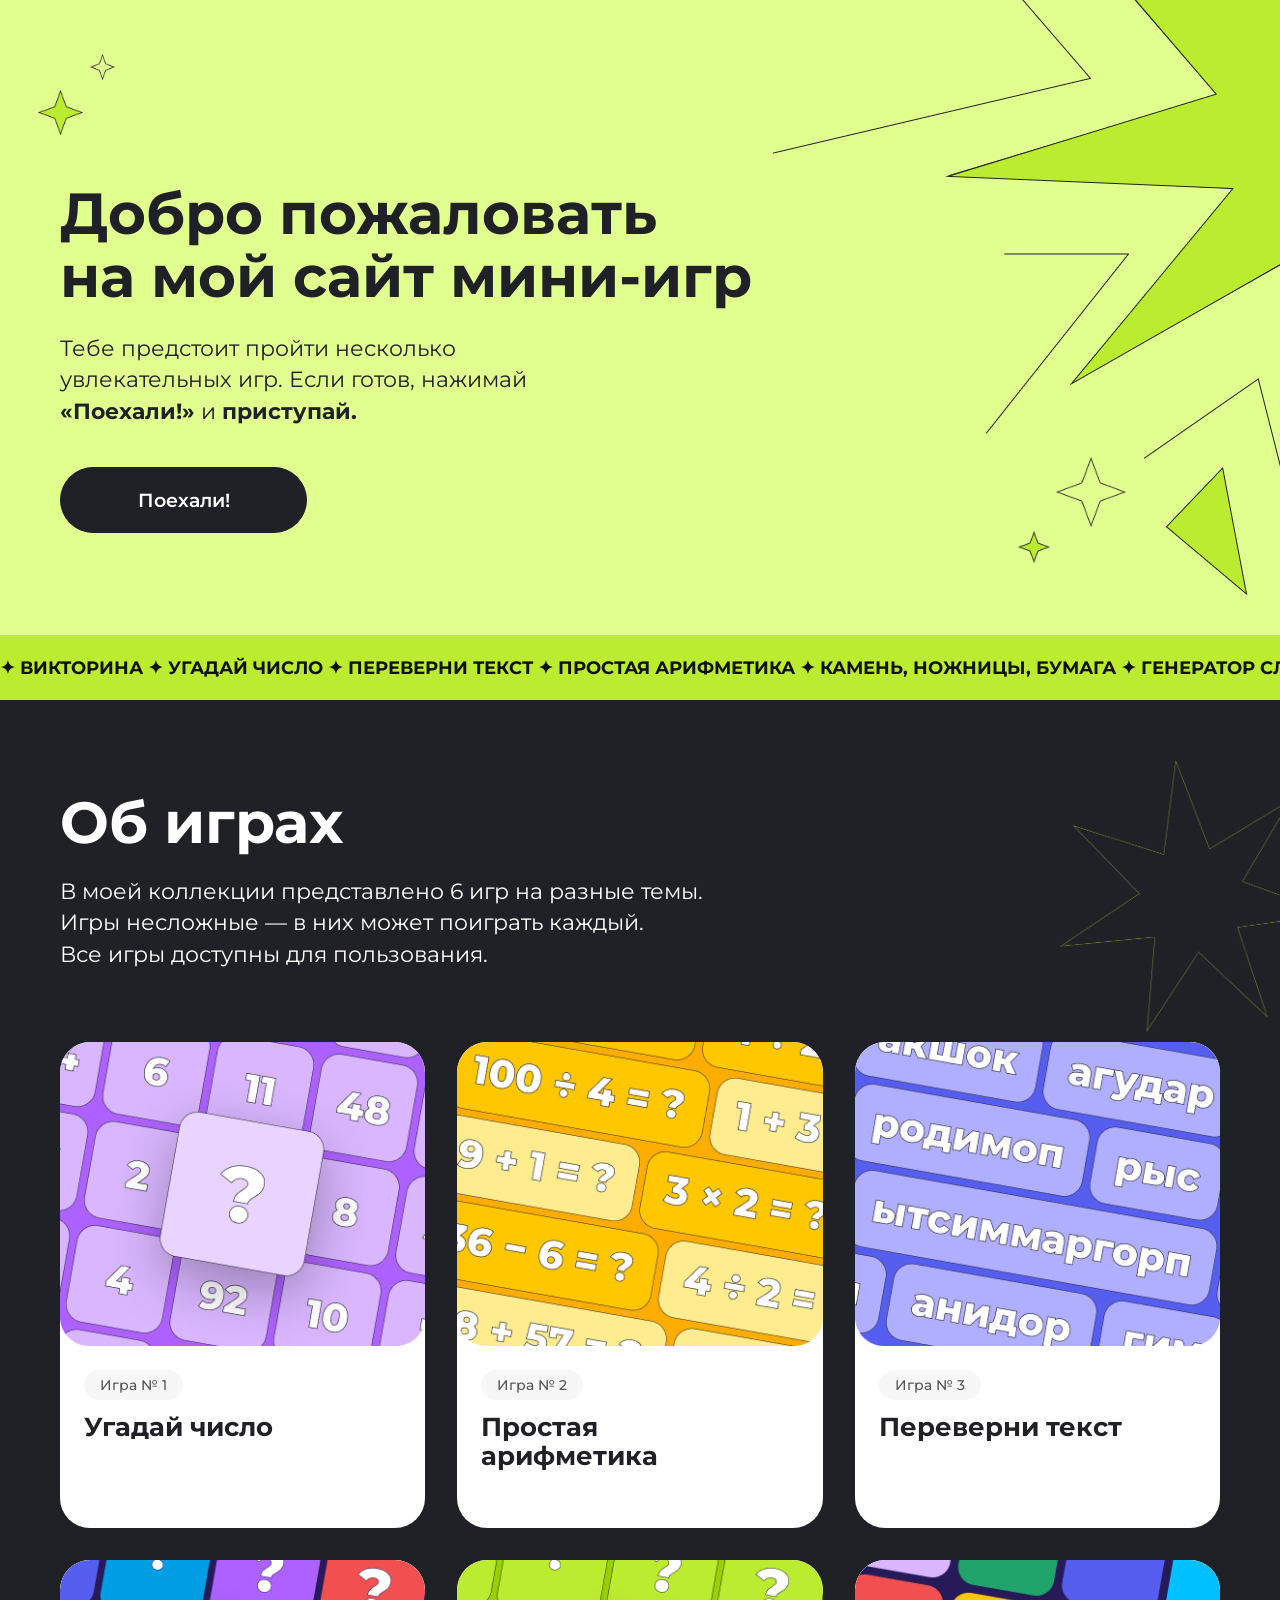
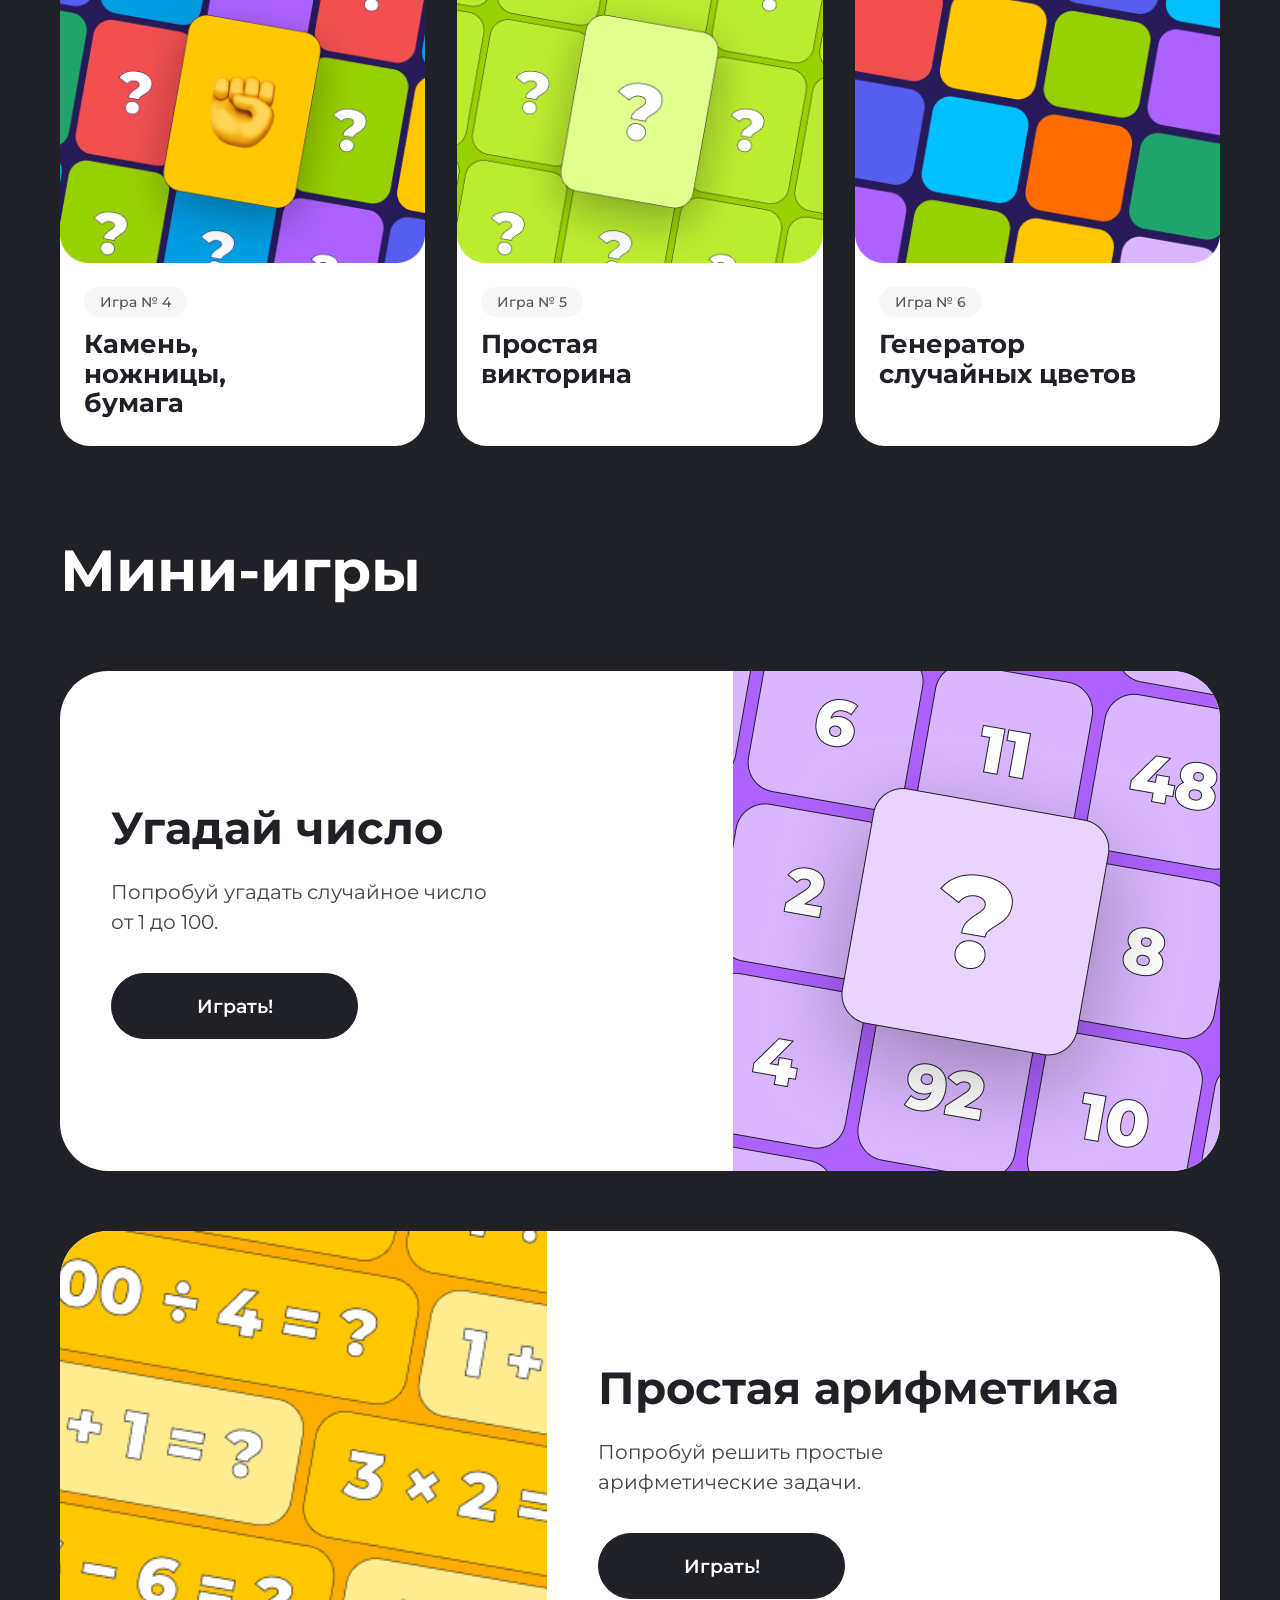
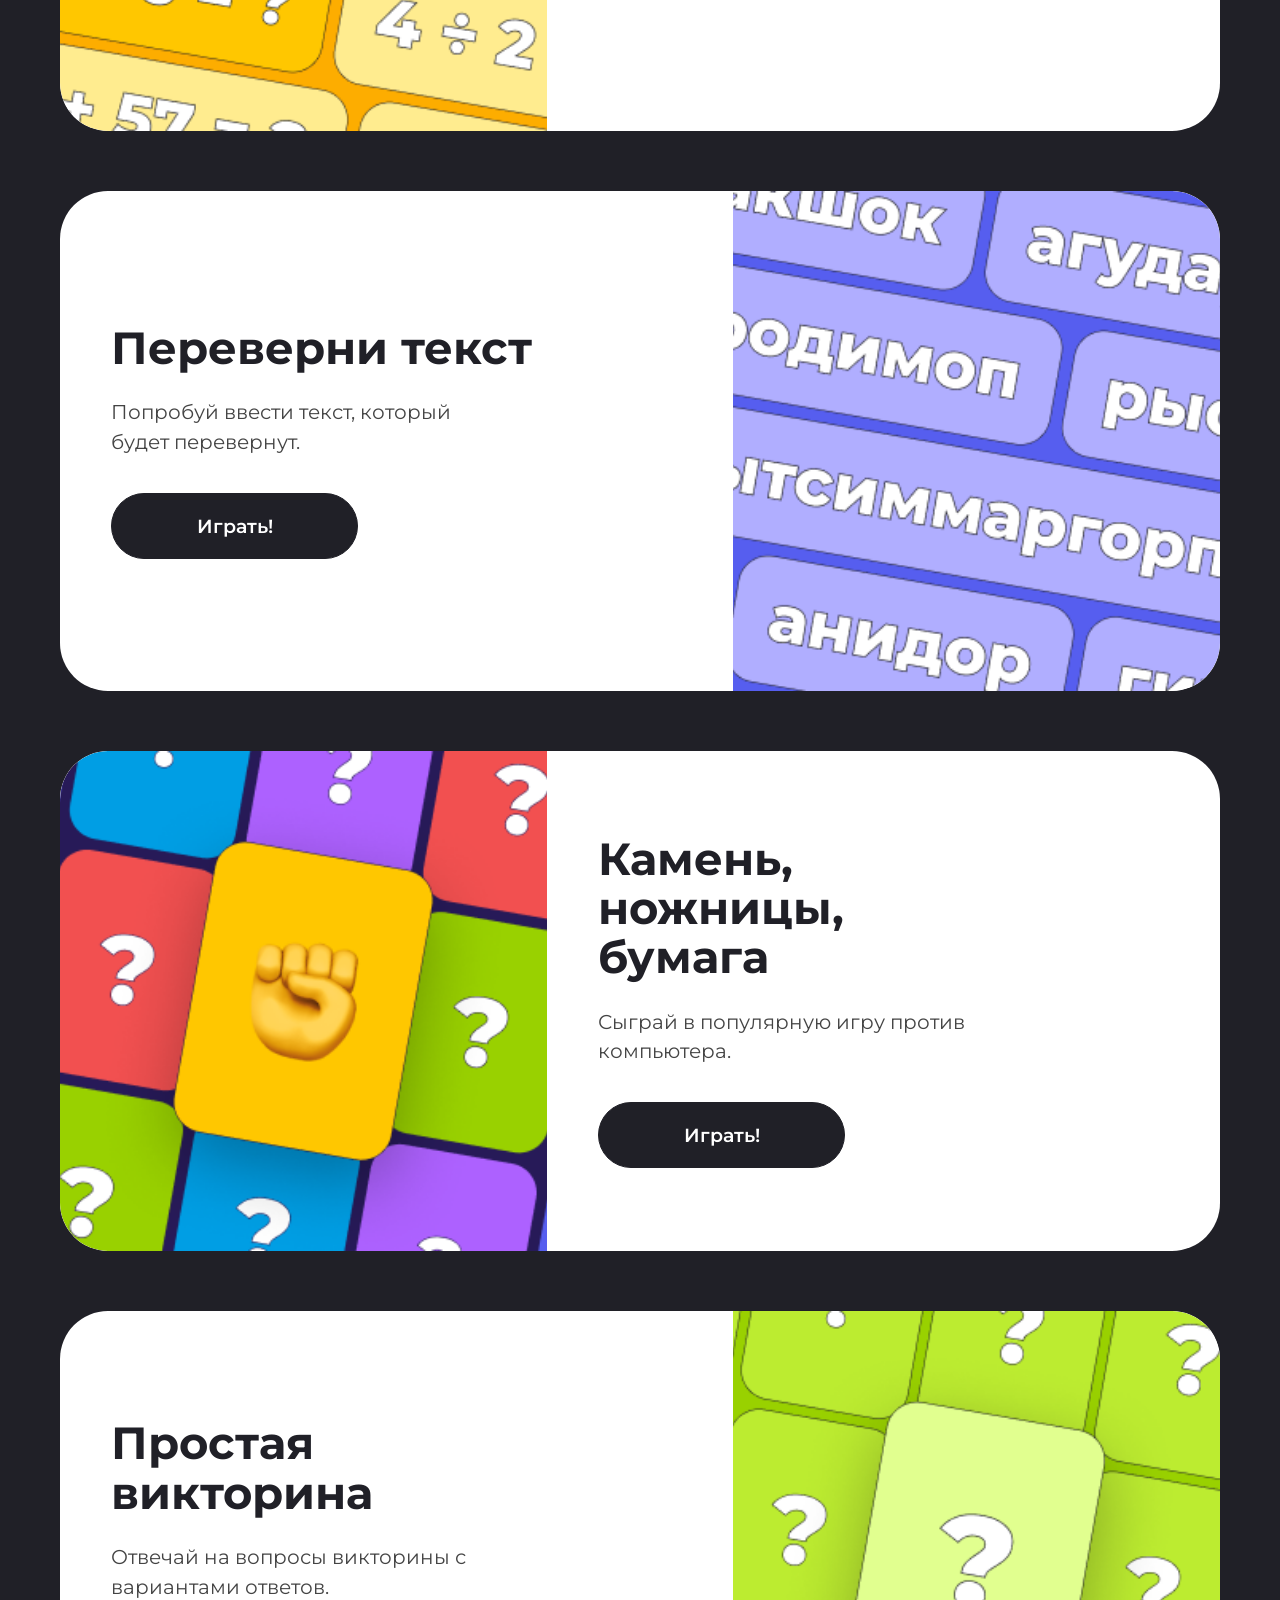
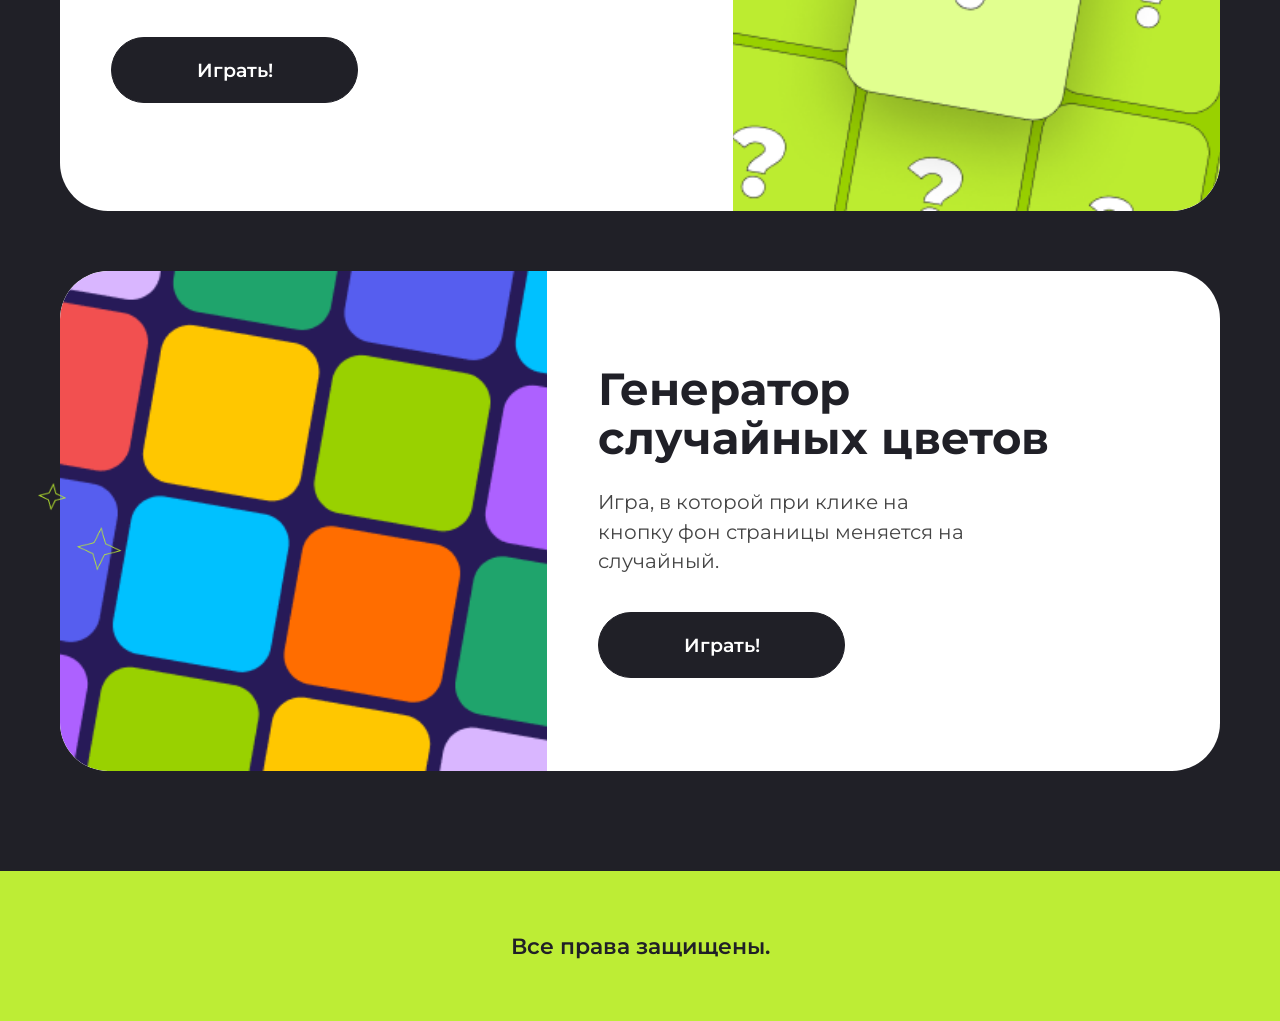
<file: index.html>
<!DOCTYPE html>
<html lang="ru">

<head>
  <meta charset="UTF-8">
  <meta name="viewport" content="width=device-width, initial-scale=1.0">
  <link rel="preconnect" href="https://fonts.googleapis.com">
  <link rel="preconnect" href="https://fonts.gstatic.com" crossorigin>
  <link href="https://fonts.googleapis.com/css2?family=Montserrat:ital,wght@0,100..900;1,100..900&display=swap"
    rel="stylesheet">
  <link rel="stylesheet" href="styles.css">
  <title>My Games</title>
</head>

<body>

  <header>
    <section class="hero">
      <div class="hero__inner">
        <h1 class="hero__title">Добро пожаловать <br> на мой сайт мини-игр</h1>
        <p class="hero__body">
          Тебе предстоит пройти несколько увлекательных игр. Если готов, нажимай <b>«Поехали!»</b> и
          <b>приступай.</b>
        </p>
        <div class="hero__footer">
          <button class="btn" id="scroll-btn">Поехали!</button>
        </div>

        <img class="deco deco--big-star" src="./images/big-star.png" alt="">
        <img class="deco deco--Vector2" src="./images/Vector2.png" alt="">
        <img class="deco deco--star2" src="./images/Star-2.png" alt="">
        <img class="deco deco--star3" src="./images/Star-3.png" alt="">
        <img class="deco deco--star4" src="./images/Star-4.png" alt="">
        <img class="deco deco--star5" src="./images/Star-5.png" alt="">
        <img class="deco deco--big-star-mob" src="./images/Vector.png" alt="">
        <img class="deco deco--star8" src="./images/Star-8.png" alt="">
        <img class="deco deco--star9" src="./images/Star-9.png" alt="">
      </div>

      <div class="ticker">
        <div class="ticker__track">
          <span>✦ ВИКТОРИНА ✦ УГАДАЙ ЧИСЛО ✦ ПЕРЕВЕРНИ ТЕКСТ ✦ ПРОСТАЯ АРИФМЕТИКА ✦ КАМЕНЬ, НОЖНИЦЫ, БУМАГА ✦ ГЕНЕРАТОР
            СЛУЧАЙНЫХ ЦВЕТОВ ✦&nbsp;&nbsp;</span>
          <span>✦ ВИКТОРИНА ✦ УГАДАЙ ЧИСЛО ✦ ПЕРЕВЕРНИ ТЕКСТ ✦ ПРОСТАЯ АРИФМЕТИКА ✦ КАМЕНЬ, НОЖНИЦЫ, БУМАГА ✦ ГЕНЕРАТОР
            СЛУЧАЙНЫХ ЦВЕТОВ ✦&nbsp;&nbsp;</span>
        </div>
      </div>
    </section>
  </header>

  <main>
    <section class="about" id="about">
      <div class="about__inner">

        <h2 class="about__title">Об играх</h2>
        <p class="about__text">
          В моей коллекции представлено 6 игр на разные темы.<br>
          Игры несложные — в них может поиграть каждый.<br>
          Все игры доступны для пользования.
        </p>

        <div class="cards-grid">
          <a href="#guess-number" class="card-link">
            <div class="card">
              <img class="card__img" src="./images/games-1.png" alt="Угадай число">
              <div class="card__info">
                <span class="card__badge">Игра № 1</span>
                <p class="card__name">Угадай число</p>
              </div>
            </div>
          </a>
          <a href="#arithmetic" class="card-link">
            <div class="card">
              <img class="card__img" src="./images/games-2.png" alt="Простая арифметика">
              <div class="card__info">
                <span class="card__badge">Игра № 2</span>
                <p class="card__name">Простая <br>арифметика</p>
              </div>
            </div>
          </a>
          <a href="#text-over" class="card-link">
            <div class="card">
              <img class="card__img" src="./images/games-3.png" alt="Переверни текст">
              <div class="card__info">
                <span class="card__badge">Игра № 3</span>
                <p class="card__name">Переверни текст</p>
              </div>
            </div>
          </a>
          <a href="#rock-paper-scissors" class="card-link">
            <div class="card">
              <img class="card__img" src="./images/games-4.png" alt="Камень ножницы бумага">
              <div class="card__info">
                <span class="card__badge">Игра № 4</span>
                <p class="card__name">Камень, <br>ножницы, <br>бумага</p>
              </div>
            </div>
          </a>
          <a href="#victorina" class="card-link">
            <div class="card">
              <img class="card__img" src="./images/games-5.png" alt="Простая викторина">
              <div class="card__info">
                <span class="card__badge">Игра № 5</span>
                <p class="card__name">Простая <br>викторина</p>
              </div>
            </div>
          </a>
          <a href="#color-generator" class="card-link">
            <div class="card">
              <img class="card__img" src="./images/games-6.png" alt="Генератор цветов">
              <div class="card__info">
                <span class="card__badge">Игра № 6</span>
                <p class="card__name">Генератор <br>случайных цветов</p>
              </div>
            </div>
          </a>
        </div>

      </div>

      <!-- Декор about -->
      <div>
        <img class="about__deco-big" src="./images/big-star-2.png" alt="">
      </div>

      <img class="about__deco-s6" src="./images/Star-6.png" alt="">
      <img class="about__deco-s7" src="./images/Star-7.png" alt="">

      <!-- Секция мини-игр -->
      <section class="mini-games" id="mini-games">
        <div class="mini-games__inner">
          <h2 class="mini-games__title">Мини-игры</h2>

          <div class="game-list">

            <div id="guess-number" class="game-item">
              <div class="game-item__text">
                <h3 class="game-item__title">Угадай число</h3>
                <p class="game-item__desc">Попробуй угадать случайное число от 1 до 100.</p>
                <button class="btn" onclick="goToGame('guess-number-game.html')">Играть!</button>
              </div>
              <div class="game-item__img">
                <img src="./images/mini-games.png" alt="Угадай число">
              </div>
            </div>

            <div id="arithmetic" class="game-item">
              <div class="game-item__text">
                <h3 class="game-item__title">Простая арифметика</h3>
                <p class="game-item__desc">Попробуй решить простые арифметические задачи.</p>
                <button class="btn" onclick="goToGame('arithmetic.html')">Играть!</button>
              </div>
              <div class="game-item__img">
                <img src="./images/mini-games-2.png" alt="Простая арифметика">
              </div>
            </div>

            <div id="text-over" class="game-item">
              <div class="game-item__text">
                <h3 class="game-item__title">Переверни текст</h3>
                <p class="game-item__desc">Попробуй ввести текст, который будет перевернут.</p>
                <button class="btn" onclick="goToGame('pereverni-text.html')">Играть!</button>
              </div>
              <div class="game-item__img">
                <img src="./images/mini-games-3.png" alt="Переверни текст">
              </div>
            </div>

            <div id="rock-paper-scissors" class="game-item">
              <div class="game-item__text">
                <h3 class="game-item__title">Камень, <br>ножницы, <br>бумага</h3>
                <p class="game-item__desc">Сыграй в популярную игру против компьютера.</p>
                <button class="btn" onclick="goToGame('rock-paper-scissors.html')">Играть!</button>
              </div>
              <div class="game-item__img">
                <img src="./images/mini-games-4.png" alt="Камень ножницы бумага">
              </div>
            </div>

            <div id="victorina" class="game-item">
              <div class="game-item__text">
                <h3 class="game-item__title">Простая <br>викторина</h3>
                <p class="game-item__desc">Отвечай на вопросы викторины с вариантами ответов.</p>
                <button class="btn" onclick="goToGame('prostaya-viktorina.html')">Играть!</button>
              </div>
              <div class="game-item__img">
                <img src="./images/mini-games-5.png" alt="Простая викторина">
              </div>
            </div>

            <div id="color-generator" class="game-item">
              <div class="game-item__text">
                <h3 class="game-item__title">Генератор <br>случайных цветов</h3>
                <p class="game-item__desc">Игра, в которой при клике на кнопку фон страницы меняется на случайный.</p>
                <button class="btn" onclick="goToGame('random-color-generator.html')">Играть!</button>
              </div>
              <div class="game-item__img">
                <img src="./images/mini-games-6.png" alt="Генератор цветов">
              </div>
            </div>

          </div>
        </div>
      </section>

    </section>
  </main>

  <footer>
    <div class="footer__inner">
      <p>Все права защищены.</p>
    </div>
  </footer>

  <script src="script.js"></script>
</body>

</html>
</file>
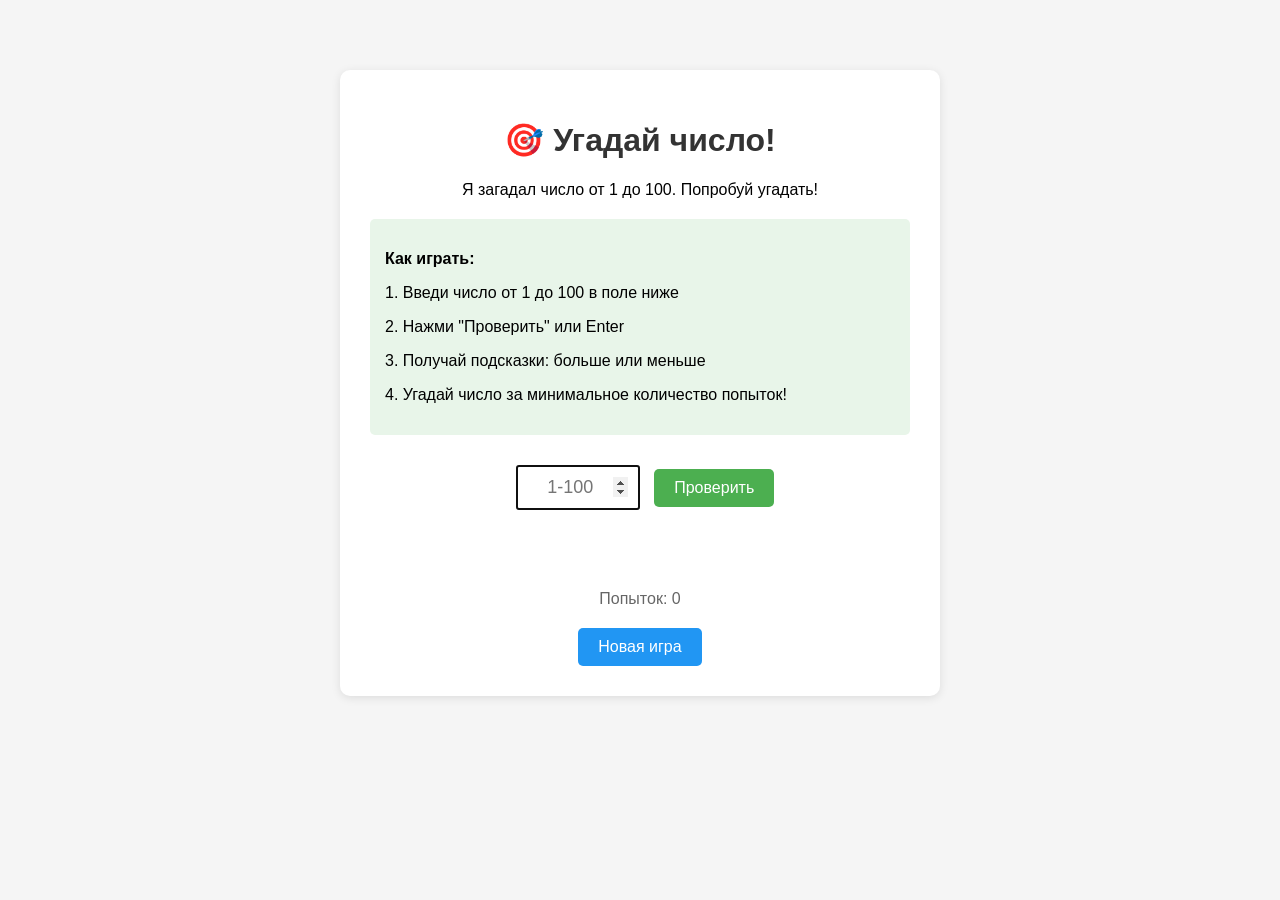
<file: guess-number-game.html>
<!DOCTYPE html>
<html lang="en">

<head>
  <meta charset="UTF-8">
  <meta name="viewport" content="width=device-width, initial-scale=1.0">
  <link rel="stylesheet" href="guess-style.css">
  <title>Угадай число!</title>
</head>

<body>
  <div class="game-container">
    <h1>🎯 Угадай число!</h1>
    <p>Я загадал число от 1 до 100. Попробуй угадать!</p>

    <div class="instructions">
      <p><strong>Как играть:</strong></p>
      <p>1. Введи число от 1 до 100 в поле ниже</p>
      <p>2. Нажми "Проверить" или Enter</p>
      <p>3. Получай подсказки: больше или меньше</p>
      <p>4. Угадай число за минимальное количество попыток!</p>
    </div>

    <div>
      <input type="number" id="guessInput" min="1" max="100" placeholder="1-100">
      <button onclick="checkGuess()">Проверить</button>
    </div>

    <div id="message"></div>
    <div id="attempts">Попыток: 0</div>
    <div id="history"></div>

    <button onclick="newGame()" style="background-color: #2196F3; margin-top: 20px;">
      Новая игра
    </button>
  </div>

  <script src="guess-number-game.js"></script>
</body>

</html>
</file>
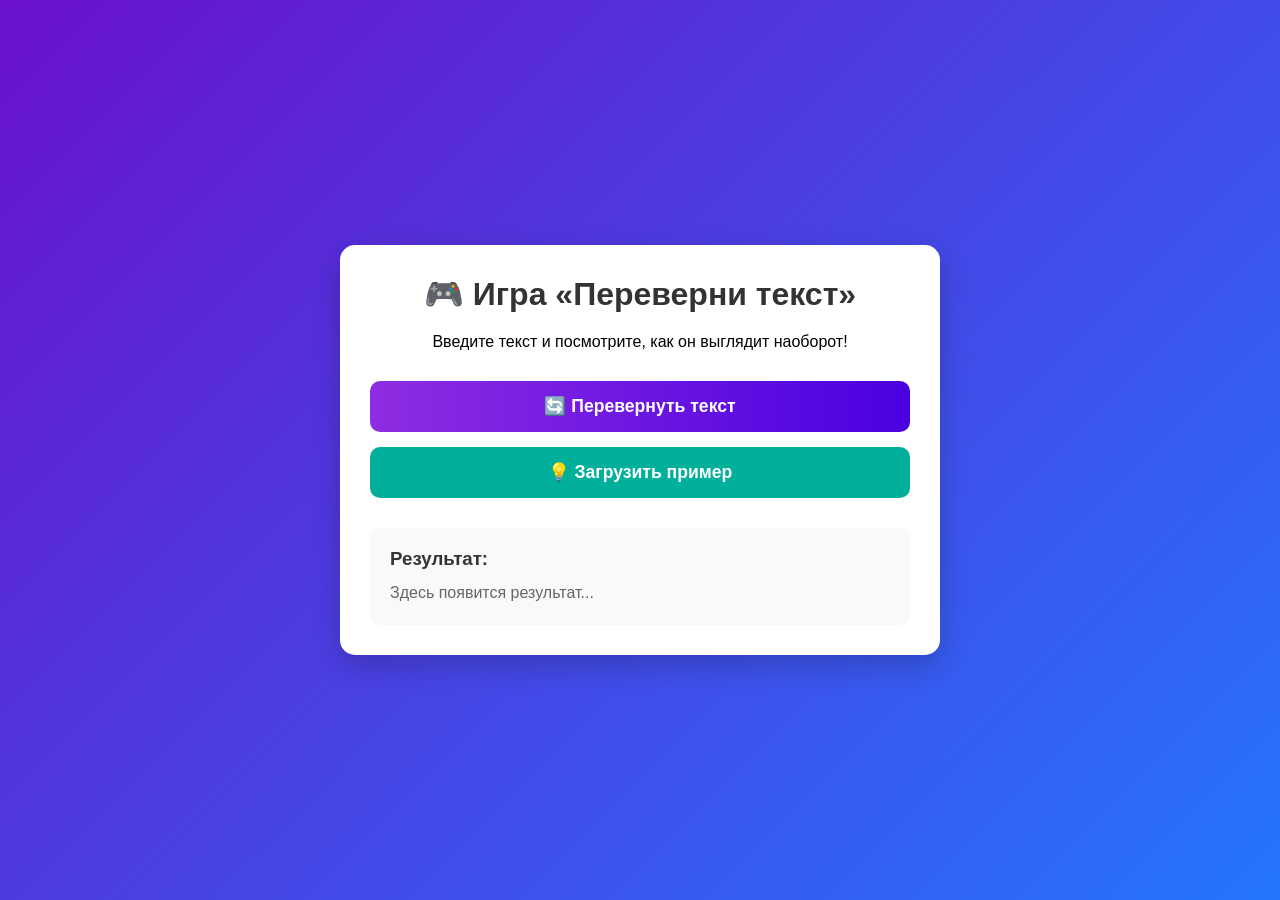
<file: pereverni-text.html>
<!DOCTYPE html>
<html lang="ru">

<head>
  <meta charset="UTF-8">
  <meta name="viewport" content="width=device-width, initial-scale=1.0">
  <title>Игра «Переверни текст»</title>
  <link rel="stylesheet" href="pereverni-text.css">
  <link rel="stylesheet" href="https://cdnjs.cloudflare.com/ajax/libs/font-awesome/6.4.0/css/all.min.css">
</head>

<body>
  <div class="container">
    <h1>🎮 Игра «Переверни текст»</h1>
    <p>Введите текст и посмотрите, как он выглядит наоборот!</p>

    <div class="buttons">
      <button id="reverse-btn" class="btn-primary">🔄 Перевернуть текст</button>
      <button id="example-btn" class="btn-info">💡 Загрузить пример</button>
    </div>

    <div id="result" class="result">
      <h3>Результат:</h3>
      <p id="result-text">Здесь появится результат...</p>
    </div>
  </div>

  <script src="pereverni-text.js"></script>
</body>

</html>
</file>
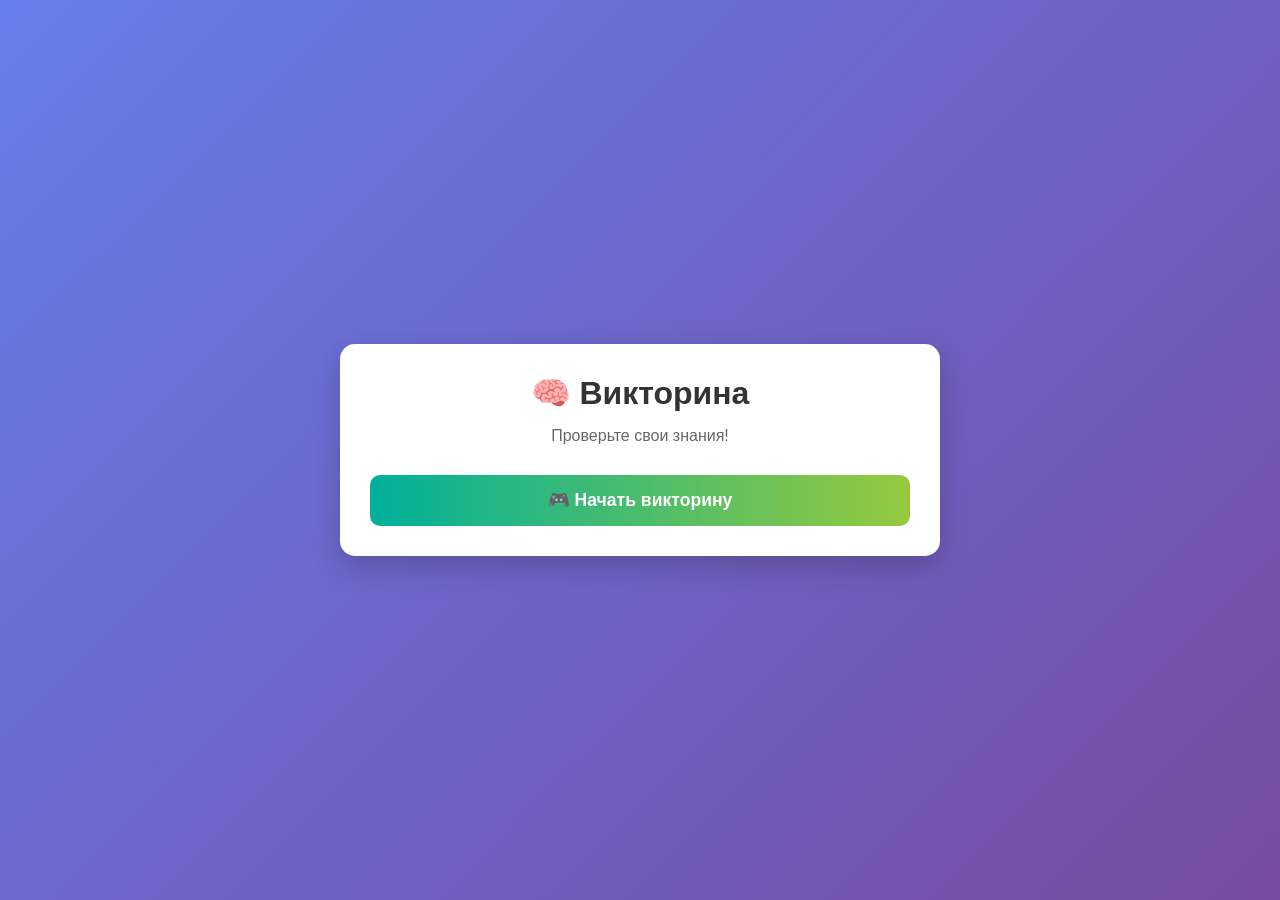
<file: prostaya-viktorina.html>
<!DOCTYPE html>
<html lang="ru">

<head>
  <meta charset="UTF-8">
  <meta name="viewport" content="width=device-width, initial-scale=1.0">
  <title>Викторина</title>
  <link rel="stylesheet" href="prostaya-viktorina.css">
  <link rel="stylesheet" href="https://cdnjs.cloudflare.com/ajax/libs/font-awesome/6.4.0/css/all.min.css">
</head>

<body>
  <div class="container">
    <h1>🧠 Викторина</h1>
    <p class="subtitle">Проверьте свои знания!</p>

    <div class="buttons">
      <button id="start-btn" class="btn-start">🎮 Начать викторину</button>
      <button id="show-result-btn" class="btn-result" style="display: none;">📊 Показать результат</button>
    </div>

    <div id="result" class="result">
      <h3>Результаты викторины:</h3>
      <div id="result-stats" class="stats"></div>
      <div id="answers-list"></div>
    </div>
  </div>


  <script src="prostaya-viktorina.js"></script>
</body>

</html>
</file>
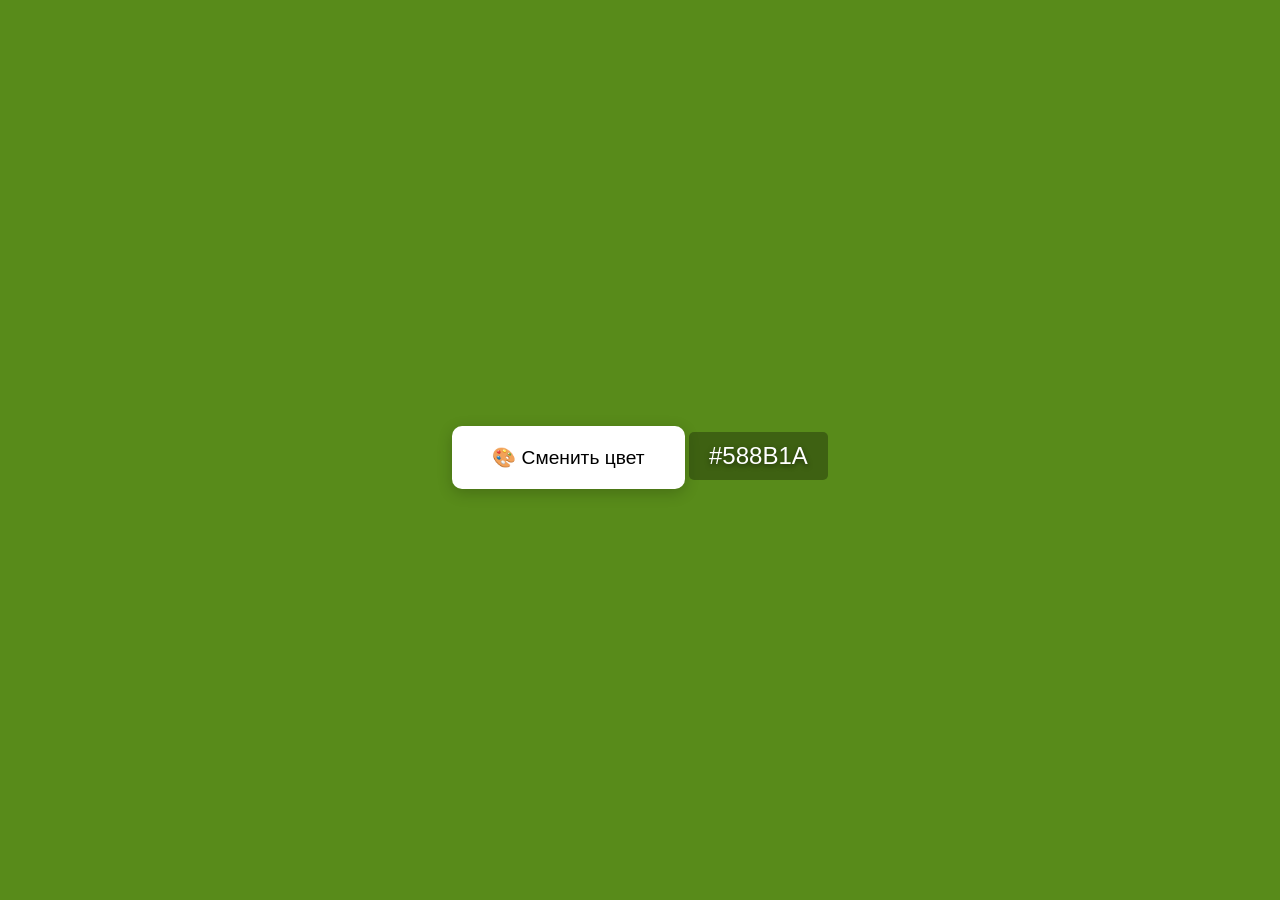
<file: random-color-generator.html>
<!DOCTYPE html>
<html lang="ru">

<head>
  <meta charset="UTF-8">
  <meta name="viewport" content="width=device-width, initial-scale=1.0">
  <title>Генератор случайных цветов</title>
  <style>
    * {
      margin: 0;
      padding: 0;
      box-sizing: border-box;
    }

    body {
      font-family: Arial, sans-serif;
      min-height: 100vh;
      display: flex;
      justify-content: center;
      align-items: center;
      transition: background-color 0.3s ease;
    }

    .container {
      text-align: center;
      padding: 20px;
    }

    .color-button {
      background-color: white;
      border: none;
      border-radius: 10px;
      padding: 20px 40px;
      font-size: 1.2rem;
      cursor: pointer;
      box-shadow: 0 4px 15px rgba(0, 0, 0, 0.2);
      transition: transform 0.2s, box-shadow 0.2s;
    }

    .color-button:hover {
      transform: translateY(-2px);
      box-shadow: 0 6px 20px rgba(0, 0, 0, 0.3);
    }

    .color-button:active {
      transform: translateY(0);
    }

    .color-code {
      margin-top: 20px;
      font-size: 1.5rem;
      color: white;
      text-shadow: 0 2px 5px rgba(0, 0, 0, 0.5);
      padding: 10px 20px;
      border-radius: 5px;
      background-color: rgba(0, 0, 0, 0.3);
      display: inline-block;
    }
  </style>
</head>

<body>
  <div class="container">
    <button class="color-button" id="colorButton">
      🎨 Сменить цвет
    </button>
    <div class="color-code" id="colorCode">
      #FFFFFF
    </div>
  </div>

  <script>
    // Находим элементы на странице
    const button = document.getElementById('colorButton');
    const colorDisplay = document.getElementById('colorCode');

    // Функция для генерации случайного цвета в HEX формате
    function getRandomColor() {
      const letters = '0123456789ABCDEF';
      let color = '#';
      for (let i = 0; i < 6; i++) {
        color += letters[Math.floor(Math.random() * 16)];
      }
      return color;
    }

    // Альтернативная функция с использованием RGB
    function getRandomRGBColor() {
      const r = Math.floor(Math.random() * 256);
      const g = Math.floor(Math.random() * 256);
      const b = Math.floor(Math.random() * 256);
      return `rgb(${r}, ${g}, ${b})`;
    }

    // Функция для изменения цвета фона
    function changeColor() {
      // Используем HEX формат
      const newColor = getRandomColor();

      // Альтернативно можно использовать RGB:
      // const newColor = getRandomRGBColor();

      // Меняем цвет фона
      document.body.style.backgroundColor = newColor;

      // Обновляем отображение кода цвета
      colorDisplay.textContent = newColor;
    }

    // Добавляем обработчик события на кнопку
    button.addEventListener('click', changeColor);

    // Устанавливаем начальный цвет
    changeColor();
  </script>
</body>

</html>
</file>
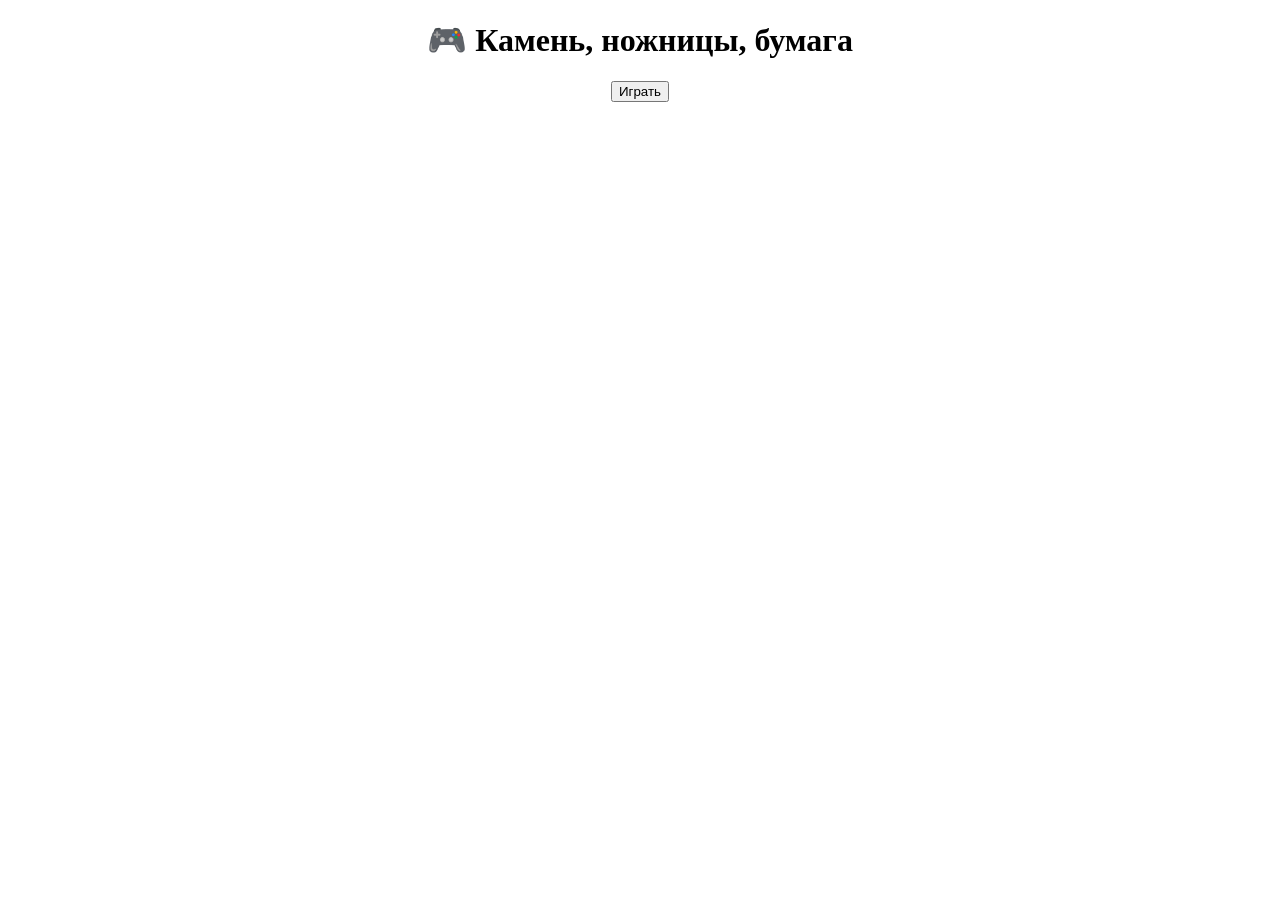
<file: rock-paper-scissors.html>
<!DOCTYPE html>
<html lang="ru">

<head>
  <meta charset="UTF-8">
  <title>Камень, ножницы, бумага</title>
  <link rel="stylesheet" href="rock-paper-scissors.css">
</head>

<body>
  <h1>🎮 Камень, ножницы, бумага</h1>
  <div class="btn">
    <button onclick="playGame()">Играть</button>
  </div>

  <div id="result" class="result" style="margin-top: 20px; font-size: 18px;"></div>

  <script src="rock-paper-scissors.js"></script>
</body>

</html>
</file>
<file: styles.css>
/* ════════════════════════════════════════
   RESET & BASE
════════════════════════════════════════ */
*,
*::before,
*::after {
  margin: 0;
  padding: 0;
  box-sizing: border-box;
}

html {
  scroll-behavior: smooth;
}

body {
  font-family: "Montserrat", sans-serif;
  overflow-x: hidden;
  background: #202027;
}

/* ════════════════════════════════════════
   HERO
════════════════════════════════════════ */
.hero {
  background: #e1ff8f;
  position: relative;
  overflow: hidden;
  display: flex;
  flex-direction: column;
  min-height: 700px;
}

.hero__inner {
  flex: 1;
  max-width: 1280px;
  width: 100%;
  margin: 0 auto;
  padding: 160px 120px 80px;
  position: relative;
  z-index: 2;
  display: flex;
  flex-direction: column;
  justify-content: center;
}

.hero__title {
  font-weight: 700;
  font-size: clamp(36px, 4.5vw, 64px);
  line-height: 1.1;
  color: #202027;
  margin-bottom: 24px;
}

.hero__body {
  font-size: clamp(16px, 1.7vw, 24px);
  line-height: 1.45;
  color: #202027;
  max-width: 560px;
  margin-bottom: 40px;
}

.hero__footer {
  /* обёртка кнопки */
}

/* Декоративные элементы — абсолютное позиционирование через CSS */
.deco {
  position: absolute;
  pointer-events: none;
  z-index: 0;
}

.deco--big-star {
  right: -80px;
  top: 0;
  width: clamp(260px, 47vw, 587px);
  height: auto;
}

.deco--Vector2 {
  right: -474px;
  top: -265px;
  height: auto;
}

.deco--star2 {
  left: clamp(20px, 3vw, 60px);
  top: clamp(70px, 10vh, 120px);
  width: clamp(28px, 3.5vw, 57px);
}

.deco--star3 {
  left: clamp(60px, 7vw, 110px);
  top: clamp(40px, 6vh, 76px);
  width: clamp(16px, 2vw, 35px);
}

.deco--star4 {
  right: clamp(80px, 12vw, 230px);
  bottom: clamp(70px, 12vh, 140px);
  width: clamp(40px, 5.5vw, 83px);
}

.deco--star5 {
  right: clamp(130px, 18vw, 310px);
  bottom: clamp(50px, 8vh, 110px);
  width: clamp(20px, 2.5vw, 37px);
}

/* Мобильные звёзды — скрыты по умолчанию */
.deco--big-star-mob,
.deco--star8,
.deco--star9 {
  display: none;
}

/* ════════════════════════════════════════
   TICKER (бегущая строка)
════════════════════════════════════════ */
.ticker {
  background: #bcec30;
  overflow: hidden;
  white-space: nowrap;
  z-index: 4;
}

.ticker__track {
  display: inline-block;
  animation: ticker-anim 45s linear infinite;
  padding: 22px 0;
}

.ticker__track span {
  font-weight: 700;
  font-size: clamp(14px, 1.4vw, 20px);
  color: #111;
}

@keyframes ticker-anim {
  from {
    transform: translateX(0);
  }
  to {
    transform: translateX(-50%);
  }
}

/* ════════════════════════════════════════
   BTN
════════════════════════════════════════ */
.btn {
  display: inline-flex;
  align-items: center;
  justify-content: center;
  width: 247px;
  height: 66px;
  border-radius: 60px;
  border: 1px solid #202027;
  font-family: "Montserrat", sans-serif;
  font-weight: 600;
  font-size: clamp(16px, 1.5vw, 24px);
  color: #fff;
  background: #202027;
  cursor: pointer;
  transition:
    background 0.2s ease,
    color 0.2s ease;
}

.btn:hover {
  color: #202027;
  background: #fff;
}

/* ════════════════════════════════════════
   ABOUT — секция с карточками
════════════════════════════════════════ */
.about {
  background: #202027;
  position: relative;
  overflow: hidden;
}

.about__inner {
  max-width: 1280px;
  margin: 0 auto;
  padding: 94px 120px 0;
}

.about__title {
  color: #fff;
  font-weight: 700;
  font-size: clamp(36px, 4.5vw, 64px);
  line-height: 1;
  margin-bottom: 24px;
}

.about__text {
  color: #fff;
  font-size: clamp(16px, 1.7vw, 24px);
  line-height: 1.45;
  margin-bottom: 72px;
}

/* Карточки — grid 3 колонки */
.cards-grid {
  display: grid;
  grid-template-columns: repeat(3, 1fr); /* 3 колонки одинаковой ширины */
  grid-auto-rows: 1fr; /* все строки одинаковой высоты */
  gap: 32px;
}

.card {
  height: 100%;
  display: flex;
  flex-direction: column;
}

.card__img {
  width: 100%;
  height: 220px;
  object-fit: cover;
}

.card__info {
  flex: 1;
}

.card-link {
  text-decoration: none;
  color: #111;
  display: block;
}

.card {
  background: #fff;
  border-radius: 30px;
  overflow: hidden;
  transition:
    transform 0.3s ease,
    box-shadow 0.3s ease;
}

.card:hover {
  transform: scale(1.04);
  box-shadow: 0 12px 36px rgba(0, 0, 0, 0.22);
}

.card__img {
  width: 100%;
  height: auto;
  display: block;
  border-radius: 30px 30px 0 0;
}

.card__info {
  padding: 24px 24px 28px;
}

.card__badge {
  display: inline-block;
  background: #f7f7f7;
  border-radius: 52px;
  font-size: 14px;
  font-weight: 500;
  padding: 6px 16px;
  margin-bottom: 12px;
  color: #555;
}

.card__name {
  font-weight: 700;
  font-size: clamp(18px, 2vw, 28px);
  line-height: 1.15;
  color: #202027;
}

/* Декор секции about */
.about__deco-big {
  position: absolute;
  right: 0;
  top: 60px;
  width: clamp(180px, 28vw, 414px);
  pointer-events: none;
  z-index: 0;
  opacity: 0.85;
}

.about__deco-s6 {
  position: absolute;
  left: clamp(10px, 3vw, 60px);
  bottom: clamp(200px, 20%, 360px);
  width: clamp(18px, 2.2vw, 32px);
  pointer-events: none;
}

.about__deco-s7 {
  position: absolute;
  left: clamp(40px, 6vw, 100px);
  bottom: clamp(160px, 16%, 300px);
  width: clamp(28px, 3.5vw, 54px);
  pointer-events: none;
}

/* ════════════════════════════════════════
   MINI-GAMES — секция со списком игр
════════════════════════════════════════ */
.mini-games {
  background: #202027;
  padding: 96px 0 100px;
}

.mini-games__inner {
  max-width: 1280px;
  margin: 0 auto;
  padding: 0 120px;
}

.mini-games__title {
  color: #fff;
  font-weight: 700;
  font-size: clamp(36px, 4.5vw, 64px);
  line-height: 1;
  margin-bottom: 72px;
}

/* Список игровых карточек */
.game-list {
  display: flex;
  flex-direction: column;
  gap: 60px;
}

.game-item {
  background: #fff;
  border-radius: 48px;
  display: flex;
  align-items: stretch;
  overflow: hidden;
  min-height: 500px;
}

/* Чётные — картинка слева */
.game-item:nth-child(even) {
  flex-direction: row-reverse;
}

.game-item__text {
  flex: 1;
  padding: clamp(32px, 4vw, 52px) clamp(32px, 4vw, 52px);
  display: flex;
  flex-direction: column;
  justify-content: center;
}

.game-item__title {
  font-weight: 700;
  font-size: clamp(28px, 3.5vw, 48px);
  line-height: 1.1;
  color: #202027;
  margin-bottom: 24px;
}

.game-item__desc {
  font-size: clamp(14px, 1.6vw, 24px);
  line-height: 1.45;
  color: #444;
  margin-bottom: 36px;
  max-width: 380px;
}

.game-item__img {
  width: clamp(220px, 42%, 600px);
  flex-shrink: 0;
  overflow: hidden;
}

.game-item__img img {
  width: 100%;
  height: 100%;
  object-fit: cover;
  display: block;
  border-radius: 0 48px 48px 0;
}

.game-item:nth-child(even) .game-item__img img {
  border-radius: 48px 0 0 48px;
}

/* ════════════════════════════════════════
   FOOTER
════════════════════════════════════════ */
footer {
  background: #bded35;
}

.footer__inner {
  height: 150px;
  display: flex;
  align-items: center;
  justify-content: center;
  font-weight: 600;
  font-size: clamp(16px, 1.7vw, 24px);
  color: #202027;
}

/* ════════════════════════════════════════
   RESPONSIVE — 1280px
════════════════════════════════════════ */
@media (max-width: 1280px) {
  .hero__inner,
  .about__inner,
  .mini-games__inner {
    padding-left: 60px;
    padding-right: 60px;
  }

  /* .deco--big-star {
    width: 340px;
  } */
  .about__deco-big {
    width: 220px;
    opacity: 0.6;
  }
}

/* ════════════════════════════════════════
   RESPONSIVE — 1024px
════════════════════════════════════════ */
@media (max-width: 1024px) {
  .hero__inner,
  .about__inner,
  .mini-games__inner {
    padding-left: 40px;
    padding-right: 40px;
  }

  .deco--Vector2 {
    display: none;
  }

  .deco--big-star {
    right: 0;
    top: 0;
  }
  .about__deco-big {
    display: none;
  }

  .cards-grid {
    grid-template-columns: repeat(2, 1fr);
  }

  .game-item {
    min-height: 360px;
  }

  .game-item__title {
    font-size: 30px;
  }
  .game-item__desc {
    font-size: 18px;
  }

  .game-item__img {
    width: 38%;
  }
}

/* ════════════════════════════════════════
   RESPONSIVE — 768px (планшет)
════════════════════════════════════════ */
@media (max-width: 768px) {
  /* Hero */
  .hero {
    min-height: 600px;
  }

  .hero__inner {
    padding: 80px 24px 60px;
    text-align: center;
    align-items: center;
  }

  .hero__title,
  .hero__body {
    max-width: 100%;
    text-align: center;
  }

  /* Скрыть большую звезду, показать мобильную */
  .deco--big-star {
    display: none;
  }
  .deco--star4,
  .deco--star5 {
    display: none;
  }

  .deco--big-star-mob {
    display: block;
    right: -20px;
    top: 0;
    width: 200px;
  }

  .deco--star8 {
    display: block;
    right: 190px;
    top: 50px;
    width: 18px;
  }

  .deco--star9 {
    display: block;
    right: 160px;
    top: 80px;
    width: 36px;
  }

  /* About */
  .about__inner {
    padding: 60px 24px 0;
  }

  .about__title,
  .about__text {
    text-align: center;
  }

  .cards-grid {
    grid-template-columns: repeat(2, 1fr);
    gap: 16px;
    padding-bottom: 60px;
  }

  /* Mini-games */
  .mini-games {
    padding: 60px 0 80px;
  }
  .mini-games__inner {
    padding: 0 24px;
  }
  .mini-games__title {
    text-align: center;
    margin-bottom: 48px;
  }

  .game-list {
    gap: 32px;
  }

  /* Карточки игр — вертикально */
  .game-item,
  .game-item:nth-child(even) {
    flex-direction: column-reverse !important;
    min-height: unset;
    border-radius: 28px;
  }

  .game-item__img {
    width: 100%;
  }

  .game-item__img img,
  .game-item:nth-child(even) .game-item__img img {
    border-radius: 0;
    height: 260px;
  }

  .game-item__text {
    padding: 28px 24px;
  }

  .game-item__desc {
    max-width: 100%;
  }
}

/* ════════════════════════════════════════
   RESPONSIVE — 480px (мобильный)
════════════════════════════════════════ */
@media (max-width: 480px) {
  .hero {
    min-height: 560px;
  }
  .hero__inner {
    padding: 60px 20px 40px;
  }

  .about__inner {
    padding: 48px 16px 0;
    display: none;
  }

  .cards-grid {
    grid-template-columns: repeat(2, 1fr);
    gap: 12px;
    padding-bottom: 48px;
  }

  .card__info {
    padding: 14px 14px 18px;
  }
  .card__badge {
    font-size: 11px;
    padding: 4px 10px;
    margin-bottom: 8px;
  }
  .card__name {
    font-size: 15px;
  }

  .mini-games {
    padding: 48px 0 64px;
  }
  .mini-games__inner {
    padding: 0 16px;
  }
  .mini-games__title {
    font-size: 36px;
    margin-bottom: 36px;
  }

  .game-list {
    gap: 24px;
  }

  .game-item__img img,
  .game-item:nth-child(even) .game-item__img img {
    height: 220px;
  }

  .game-item__text {
    padding: 22px 18px;
  }

  .btn {
    width: 220px;
    height: 54px;
    font-size: 16px;
  }
}

/* ════════════════════════════════════════
   RESPONSIVE — 375px
════════════════════════════════════════ */
@media (max-width: 375px) {
  .cards-grid {
    grid-template-columns: 1fr;
  }

  .game-item__img img,
  .game-item:nth-child(even) .game-item__img img {
    height: 200px;
  }
}
</file>
<file: guess-style.css>
body {
  font-family: Arial, sans-serif;
  max-width: 600px;
  margin: 50px auto;
  padding: 20px;
  text-align: center;
  background-color: #f5f5f5;
}
.game-container {
  background: white;
  padding: 30px;
  border-radius: 10px;
  box-shadow: 0 2px 10px rgba(0, 0, 0, 0.1);
}
h1 {
  color: #333;
}
input {
  padding: 10px;
  font-size: 18px;
  width: 100px;
  margin: 10px;
  text-align: center;
}
button {
  padding: 10px 20px;
  font-size: 16px;
  background-color: #4caf50;
  color: white;
  border: none;
  border-radius: 5px;
  cursor: pointer;
}
button:hover {
  background-color: #45a049;
}
#message {
  margin: 20px 0;
  font-size: 18px;
  min-height: 30px;
  color: #333;
}
#attempts {
  color: #666;
  margin-top: 20px;
}
.hint {
  color: #ff9800;
  font-weight: bold;
}
.success {
  color: #4caf50;
  font-weight: bold;
}
.instructions {
  background: #e8f5e9;
  padding: 15px;
  border-radius: 5px;
  margin: 20px 0;
  text-align: left;
}
</file>
<file: pereverni-text.css>
* {
    margin: 0;
    padding: 0;
    box-sizing: border-box;
    font-family: "Segoe UI", Tahoma, Geneva, Verdana, sans-serif;
}

body {
    background: linear-gradient(135deg, #6a11cb 0%, #2575fc 100%);
    min-height: 100vh;
    display: flex;
    justify-content: center;
    align-items: center;
    padding: 20px;
}

.container {
    background: white;
    border-radius: 15px;
    padding: 30px;
    box-shadow: 0 10px 30px rgba(0, 0, 0, 0.2);
    text-align: center;
    max-width: 600px;
    width: 100%;
}

h1 {
    color: #333;
    margin-bottom: 20px;
    font-size: 2rem;
}

.buttons {
    display: flex;
    flex-direction: column;
    gap: 15px;
    margin-top: 30px;
}

button {
    padding: 15px 25px;
    border: none;
    border-radius: 10px;
    font-size: 1.1rem;
    font-weight: 600;
    cursor: pointer;
    transition: all 0.3s;
}

.btn-primary {
    background: linear-gradient(to right, #8e2de2, #4a00e0);
    color: white;
}

.btn-secondary {
    background: #f5f5f5;
    color: #333;
}

.btn-info {
    background: #00b09b;
    color: white;
}

button:hover {
    transform: translateY(-3px);
    box-shadow: 0 5px 15px rgba(0, 0, 0, 0.2);
}

.result {
    margin-top: 30px;
    padding: 20px;
    background: #f8f9fa;
    border-radius: 10px;
    text-align: left;
}

.result h3 {
    color: #333;
    margin-bottom: 10px;
}

.result p {
    color: #666;
    line-height: 1.6;
    word-break: break-all;
}
</file>
<file: prostaya-viktorina.css>
* {
    margin: 0;
    padding: 0;
    box-sizing: border-box;
    font-family: "Segoe UI", Tahoma, Geneva, Verdana, sans-serif;
}

body {
    background: linear-gradient(135deg, #667eea 0%, #764ba2 100%);
    min-height: 100vh;
    display: flex;
    justify-content: center;
    align-items: center;
    padding: 20px;
}

.container {
    background: white;
    border-radius: 15px;
    padding: 30px;
    box-shadow: 0 10px 30px rgba(0, 0, 0, 0.2);
    text-align: center;
    max-width: 600px;
    width: 100%;
}

h1 {
    color: #333;
    margin-bottom: 15px;
    font-size: 2rem;
}

.subtitle {
    color: #666;
    margin-bottom: 30px;
}

.buttons {
    display: flex;
    flex-direction: column;
    gap: 15px;
    margin-top: 20px;
}

button {
    padding: 15px 25px;
    border: none;
    border-radius: 10px;
    font-size: 1.1rem;
    font-weight: 600;
    cursor: pointer;
    transition: all 0.3s;
}

.btn-start {
    background: linear-gradient(to right, #00b09b, #96c93d);
    color: white;
}

.btn-result {
    background: linear-gradient(to right, #ff416c, #ff4b2b);
    color: white;
}

button:hover {
    transform: translateY(-3px);
    box-shadow: 0 5px 15px rgba(0, 0, 0, 0.2);
}

.result {
    margin-top: 30px;
    padding: 20px;
    background: #f8f9fa;
    border-radius: 10px;
    text-align: left;
    display: none;
}

.result.show {
    display: block;
}

.result h3 {
    color: #333;
    margin-bottom: 15px;
}

.result-item {
    margin-bottom: 10px;
    padding: 10px;
    border-radius: 5px;
}

.result-correct {
    background: rgba(0, 176, 155, 0.1);
    color: #00b09b;
}

.result-incorrect {
    background: rgba(255, 65, 108, 0.1);
    color: #ff416c;
}

.stats {
    display: flex;
    justify-content: space-around;
    margin: 20px 0;
    padding: 15px;
    background: #e9ecef;
    border-radius: 10px;
}

.stat {
    text-align: center;
}

.stat-value {
    font-size: 2rem;
    font-weight: 700;
}

.stat-label {
    font-size: 0.9rem;
    color: #666;
}
</file>
<file: rock-paper-scissors.css>
h1, .btn, .result {
  text-align: center;
}
</file>
